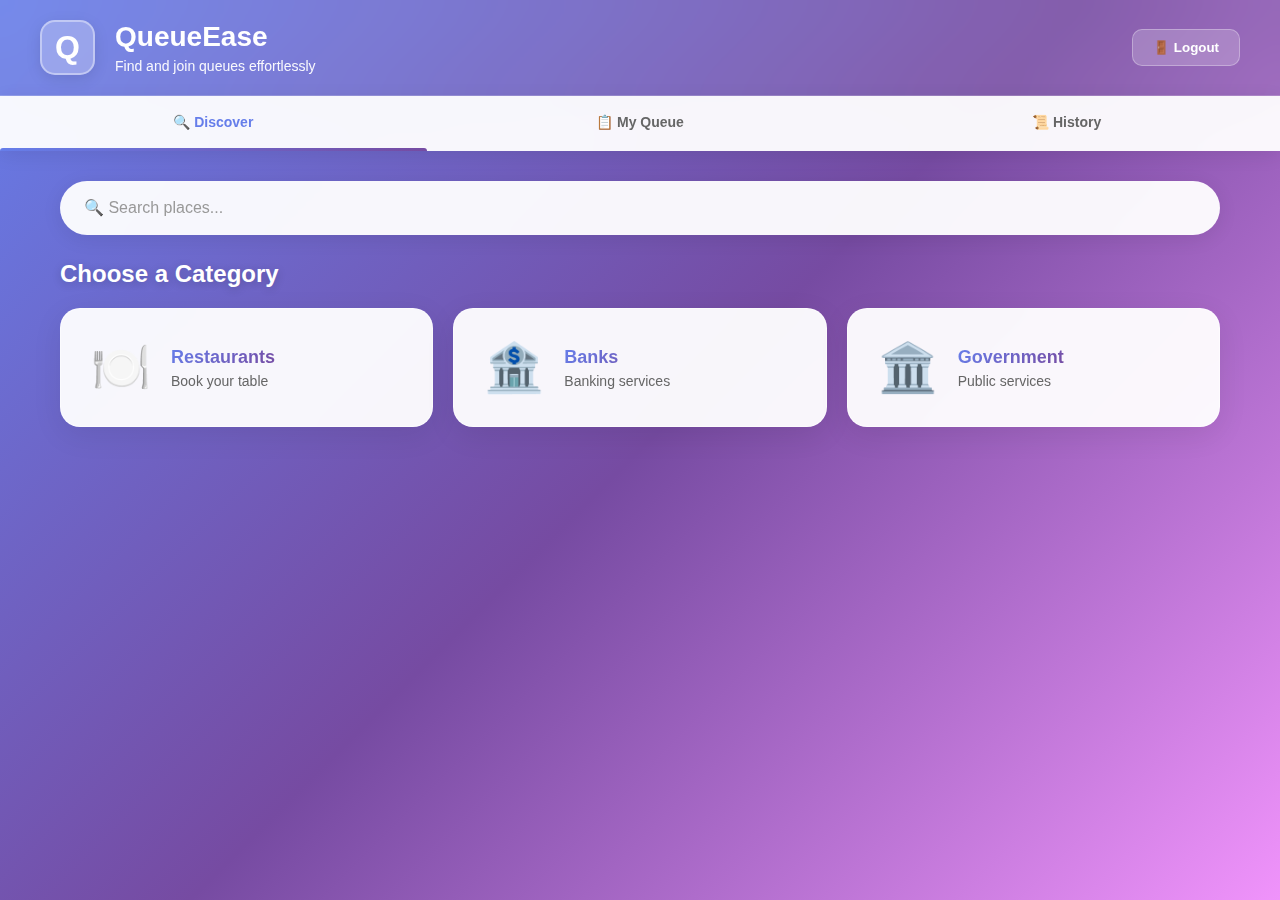
<file: index.html>
<!DOCTYPE html>
<html lang="en">
<head>
    <meta charset="UTF-8">
    <meta name="viewport" content="width=device-width, initial-scale=1.0">
    <title>QueueEase - Customer App Demo</title>
    <style>
        /* ============================================================================
           QueueEase Customer App - Complete Styling
           ============================================================================ */

        /* ============================================================================
           CSS VARIABLES - CONFIGURATION
           ============================================================================ */
        :root {
            /* Brand Colors */
            --primary-gradient: linear-gradient(135deg, #667eea 0%, #764ba2 100%);
            --primary-color: #667eea;
            --secondary-color: #764ba2;
            --accent-color: #f093fb;
            
            /* Background Gradient */
            --bg-gradient: linear-gradient(135deg, #667eea 0%, #764ba2 50%, #f093fb 100%);
            
            /* Status Colors */
            --success-gradient: linear-gradient(135deg, #11998e 0%, #38ef7d 100%);
            --warning-gradient: linear-gradient(135deg, #f093fb 0%, #f5576c 100%);
            --danger-gradient: linear-gradient(135deg, #fa709a 0%, #fee140 100%);
            
            /* Neutral Colors */
            --text-dark: #1a1a2e;
            --text-medium: #666;
            --text-light: #999;
            --white: #ffffff;
            
            /* Glass Effect */
            --glass-bg: rgba(255, 255, 255, 0.95);
            --glass-bg-light: rgba(255, 255, 255, 0.1);
            --glass-border: rgba(255, 255, 255, 0.2);
            
            /* Spacing */
            --spacing-xs: 8px;
            --spacing-sm: 15px;
            --spacing-md: 20px;
            --spacing-lg: 30px;
            --spacing-xl: 40px;
            
            /* Border Radius */
            --radius-sm: 15px;
            --radius-md: 20px;
            --radius-lg: 25px;
            --radius-full: 50px;
            
            /* Shadows */
            --shadow-sm: 0 4px 20px rgba(0, 0, 0, 0.08);
            --shadow-md: 0 8px 30px rgba(0, 0, 0, 0.08);
            --shadow-lg: 0 15px 50px rgba(102, 126, 234, 0.25);
            --shadow-colored: 0 4px 20px rgba(102, 126, 234, 0.4);
            
            /* Typography */
            --font-size-xs: 12px;
            --font-size-sm: 14px;
            --font-size-base: 16px;
            --font-size-lg: 18px;
            --font-size-xl: 24px;
            --font-size-2xl: 28px;
            --font-size-3xl: 32px;
            
            /* Animation Timing */
            --transition-fast: 0.3s;
            --transition-normal: 0.4s;
            --transition-slow: 0.6s;
            --ease-smooth: cubic-bezier(0.4, 0, 0.2, 1);
        }

        /* ============================================================================
           RESET & BASE STYLES
           ============================================================================ */
        * {
            margin: 0;
            padding: 0;
            box-sizing: border-box;
        }

        body {
            font-family: 'Inter', -apple-system, BlinkMacSystemFont, 'Segoe UI', Roboto, sans-serif;
            background: var(--bg-gradient);
            background-attachment: fixed;
            color: var(--text-dark);
            min-height: 100vh;
        }

        html {
            scroll-behavior: smooth;
        }

        /* ============================================================================
           HEADER - GLASSMORPHISM DESIGN
           ============================================================================ */
        .header {
            background: var(--glass-bg-light);
            backdrop-filter: blur(20px);
            -webkit-backdrop-filter: blur(20px);
            border-bottom: 1px solid var(--glass-border);
            color: var(--white);
            padding: var(--spacing-md);
            box-shadow: var(--shadow-md);
        }

        .header-content {
            display: flex;
            align-items: center;
            gap: var(--spacing-md);
            max-width: 1200px;
            margin: 0 auto;
        }

        .header-icon {
            width: 55px;
            height: 55px;
            background: rgba(255, 255, 255, 0.25);
            border: 2px solid rgba(255, 255, 255, 0.4);
            border-radius: var(--radius-sm);
            display: flex;
            align-items: center;
            justify-content: center;
            font-size: 32px;
            font-weight: 800;
            color: var(--white);
            flex-shrink: 0;
            box-shadow: 0 4px 15px rgba(0, 0, 0, 0.1);
        }

        .header-text {
            flex: 1;
        }

        .header h1 {
            font-size: var(--font-size-2xl);
            font-weight: 700;
            margin-bottom: 5px;
            color: white;
        }

        .header p {
            opacity: 0.95;
            font-size: var(--font-size-sm);
            font-weight: 300;
        }

        .btn-logout {
            padding: 10px 20px;
            background: rgba(255, 255, 255, 0.2);
            border: 1px solid rgba(255, 255, 255, 0.3);
            border-radius: 10px;
            color: white;
            cursor: pointer;
            font-weight: 600;
            transition: all 0.3s ease;
        }

        .btn-logout:hover {
            background: rgba(255, 255, 255, 0.3);
            transform: translateY(-2px);
        }

        /* ============================================================================
           NAVIGATION TABS
           ============================================================================ */
        .nav-tabs {
            display: flex;
            background: var(--glass-bg);
            backdrop-filter: blur(10px);
            box-shadow: var(--shadow-sm);
            position: sticky;
            top: 0;
            z-index: 100;
        }

        .nav-tab {
            flex: 1;
            padding: 18px;
            text-align: center;
            cursor: pointer;
            border-bottom: 3px solid transparent;
            transition: all var(--transition-normal) var(--ease-smooth);
            font-weight: 600;
            font-size: var(--font-size-sm);
            color: var(--text-medium);
            position: relative;
        }

        .nav-tab:hover {
            background: rgba(102, 126, 234, 0.05);
            color: var(--primary-color);
        }

        .nav-tab.active {
            color: var(--primary-color);
        }

        .nav-tab.active::after {
            content: '';
            position: absolute;
            bottom: -3px;
            left: 0;
            right: 0;
            height: 3px;
            background: var(--primary-gradient);
            border-radius: 3px 3px 0 0;
            animation: slideIn 0.3s ease;
        }

        @keyframes slideIn {
            from { transform: scaleX(0); }
            to { transform: scaleX(1); }
        }

        /* ============================================================================
           TAB CONTENT
           ============================================================================ */
        .tab-content {
            display: none;
            padding: var(--spacing-lg) var(--spacing-md);
            max-width: 1200px;
            margin: 0 auto;
            animation: fadeInUp 0.5s ease;
        }

        .tab-content.active {
            display: block;
        }

        @keyframes fadeInUp {
            from {
                opacity: 0;
                transform: translateY(20px);
            }
            to {
                opacity: 1;
                transform: translateY(0);
            }
        }

        /* ============================================================================
           SEARCH BAR
           ============================================================================ */
        .search-bar {
            width: 100%;
            padding: 18px 24px;
            border: none;
            border-radius: var(--radius-full);
            font-size: var(--font-size-base);
            margin-bottom: 25px;
            background: var(--glass-bg);
            backdrop-filter: blur(10px);
            box-shadow: var(--shadow-sm);
            transition: all var(--transition-fast) ease;
        }

        .search-bar:focus {
            outline: none;
            box-shadow: 0 8px 30px rgba(102, 126, 234, 0.3);
            transform: translateY(-2px);
        }

        .search-bar::placeholder {
            color: var(--text-light);
        }

        /* ============================================================================
           SECTION TITLES
           ============================================================================ */
        .section-title {
            font-size: var(--font-size-xl);
            font-weight: 700;
            color: var(--white);
            margin-bottom: var(--spacing-md);
            text-shadow: 0 2px 10px rgba(0, 0, 0, 0.2);
        }

        /* ============================================================================
           CATEGORIES GRID
           ============================================================================ */
        .categories-grid {
            display: grid;
            grid-template-columns: repeat(auto-fit, minmax(280px, 1fr));
            gap: var(--spacing-md);
            margin-bottom: var(--spacing-lg);
        }

        .category-card {
            background: var(--glass-bg);
            backdrop-filter: blur(10px);
            padding: var(--spacing-lg);
            border-radius: var(--radius-md);
            cursor: pointer;
            transition: all var(--transition-normal) var(--ease-smooth);
            border: 1px solid rgba(255, 255, 255, 0.5);
            display: flex;
            align-items: center;
            gap: var(--spacing-md);
            box-shadow: var(--shadow-md);
        }

        .category-card:hover {
            transform: translateY(-8px);
            box-shadow: var(--shadow-lg);
        }

        .category-icon {
            font-size: 48px;
            flex-shrink: 0;
        }

        .category-name {
            font-size: var(--font-size-lg);
            font-weight: 700;
            margin-bottom: 5px;
            background: var(--primary-gradient);
            -webkit-background-clip: text;
            -webkit-text-fill-color: transparent;
            background-clip: text;
        }

        .category-description {
            color: var(--text-medium);
            font-size: var(--font-size-sm);
        }

        /* ============================================================================
           RESTAURANT/PLACE CARDS
           ============================================================================ */
        .restaurant-card {
            background: var(--glass-bg);
            backdrop-filter: blur(10px);
            border-radius: var(--radius-md);
            padding: 25px;
            margin-bottom: var(--spacing-md);
            box-shadow: var(--shadow-md);
            transition: all var(--transition-normal) var(--ease-smooth);
            border: 1px solid rgba(255, 255, 255, 0.5);
        }

        .restaurant-card:hover {
            transform: translateY(-8px);
            box-shadow: var(--shadow-lg);
        }

        .restaurant-header {
            display: flex;
            justify-content: space-between;
            align-items: start;
            margin-bottom: 18px;
        }

        .restaurant-name {
            font-size: var(--font-size-xl);
            font-weight: 700;
            margin-bottom: var(--spacing-xs);
            background: var(--primary-gradient);
            -webkit-background-clip: text;
            -webkit-text-fill-color: transparent;
            background-clip: text;
        }

        .restaurant-info {
            color: var(--text-medium);
            font-size: var(--font-size-sm);
            font-weight: 500;
        }

        .restaurant-stats {
            display: flex;
            gap: var(--spacing-sm);
            margin-top: 18px;
            align-items: center;
            flex-wrap: wrap;
        }

        .stat {
            font-size: var(--font-size-sm);
            color: var(--text-medium);
            padding: var(--spacing-xs) var(--spacing-sm);
            background: rgba(102, 126, 234, 0.08);
            border-radius: var(--radius-md);
            font-weight: 500;
        }

        /* ============================================================================
           WAIT TIME BADGES
           ============================================================================ */
        .wait-time {
            padding: var(--spacing-xs) var(--spacing-sm);
            border-radius: var(--radius-md);
            font-weight: 600;
            font-size: var(--font-size-sm);
            color: white;
        }

        .wait-time.short {
            background: var(--success-gradient);
        }

        .wait-time.medium {
            background: var(--warning-gradient);
        }

        .wait-time.long {
            background: var(--danger-gradient);
        }

        /* ============================================================================
           BUTTONS
           ============================================================================ */
        .btn-primary {
            width: 100%;
            padding: 15px;
            background: var(--primary-gradient);
            color: white;
            border: none;
            border-radius: var(--radius-md);
            font-size: var(--font-size-base);
            font-weight: 600;
            cursor: pointer;
            transition: all 0.3s ease;
            box-shadow: var(--shadow-colored);
            margin-top: 15px;
        }

        .btn-primary:hover {
            transform: translateY(-2px);
            box-shadow: 0 6px 25px rgba(102, 126, 234, 0.5);
        }

        .btn-primary:active {
            transform: translateY(0);
        }

        .btn-danger {
            width: 100%;
            padding: 15px;
            background: var(--danger-gradient);
            color: white;
            border: none;
            border-radius: var(--radius-md);
            font-size: var(--font-size-base);
            font-weight: 600;
            cursor: pointer;
            transition: all 0.3s ease;
            margin-top: 15px;
        }

        .btn-danger:hover {
            transform: translateY(-2px);
            box-shadow: 0 6px 25px rgba(250, 112, 154, 0.5);
        }

        .btn-back {
            padding: 10px 20px;
            background: rgba(255, 255, 255, 0.9);
            border: none;
            border-radius: var(--radius-md);
            cursor: pointer;
            font-weight: 600;
            margin-bottom: 20px;
            transition: all 0.3s ease;
            color: var(--text-dark);
        }

        .btn-back:hover {
            background: white;
            transform: translateX(-5px);
        }

        /* ============================================================================
           QUEUE STATUS CARD
           ============================================================================ */
        .queue-status-card {
            background: var(--glass-bg);
            backdrop-filter: blur(10px);
            border-radius: var(--radius-lg);
            padding: var(--spacing-xl);
            box-shadow: var(--shadow-lg);
            text-align: center;
            border: 1px solid rgba(255, 255, 255, 0.5);
        }

        .position-display {
            margin: 30px 0;
        }

        .position-circle {
            width: 250px;
            height: 250px;
            border-radius: 50%;
            background: var(--primary-gradient);
            display: flex;
            flex-direction: column;
            align-items: center;
            justify-content: center;
            margin: 0 auto 20px;
            box-shadow: 0 10px 40px rgba(102, 126, 234, 0.4);
            animation: pulse 2s ease-in-out infinite;
        }

        @keyframes pulse {
            0%, 100% {
                transform: scale(1);
            }
            50% {
                transform: scale(1.05);
            }
        }

        .position-number {
            font-size: 80px;
            font-weight: 800;
            color: white;
        }

        .position-label {
            font-size: var(--font-size-sm);
            color: rgba(255, 255, 255, 0.9);
            font-weight: 600;
        }

        .queue-info {
            display: grid;
            grid-template-columns: repeat(auto-fit, minmax(200px, 1fr));
            gap: var(--spacing-md);
            margin: 25px 0;
        }

        .info-item {
            background: rgba(102, 126, 234, 0.08);
            padding: 20px;
            border-radius: var(--radius-md);
        }

        .info-label {
            font-size: var(--font-size-sm);
            color: var(--text-medium);
            margin-bottom: 8px;
            font-weight: 500;
        }

        .info-value {
            font-size: var(--font-size-lg);
            font-weight: 700;
            color: var(--text-dark);
        }

        /* ============================================================================
           EMPTY STATES
           ============================================================================ */
        .empty-state {
            text-align: center;
            padding: 80px var(--spacing-md);
            color: var(--white);
        }

        .empty-state-icon {
            font-size: 100px;
            opacity: 0.7;
            margin-bottom: 25px;
            animation: bounce 2s ease-in-out infinite;
        }

        @keyframes bounce {
            0%, 100% {
                transform: translateY(0);
            }
            50% {
                transform: translateY(-20px);
            }
        }

        .empty-state h2 {
            font-size: var(--font-size-2xl);
            font-weight: 700;
            margin-bottom: 10px;
        }

        .empty-state p {
            opacity: 0.9;
            font-size: var(--font-size-base);
        }

        /* ============================================================================
           HISTORY ITEMS
           ============================================================================ */
        .history-item {
            background: var(--glass-bg);
            backdrop-filter: blur(10px);
            padding: 25px;
            border-radius: var(--radius-md);
            margin-bottom: var(--spacing-sm);
            display: flex;
            justify-content: space-between;
            align-items: center;
            box-shadow: var(--shadow-sm);
            transition: all var(--transition-fast) ease;
            border: 1px solid rgba(255, 255, 255, 0.5);
        }

        .history-item:hover {
            transform: translateX(10px);
            box-shadow: 0 8px 30px rgba(102, 126, 234, 0.2);
        }

        /* ============================================================================
           BADGES
           ============================================================================ */
        .badge {
            padding: var(--spacing-xs) 16px;
            border-radius: var(--radius-md);
            font-size: var(--font-size-xs);
            font-weight: 600;
        }

        .badge-left {
            background: var(--danger-gradient);
            color: var(--white);
        }

        .badge-completed {
            background: var(--success-gradient);
            color: var(--white);
        }

        .badge-seated {
            background: var(--success-gradient);
            color: var(--white);
        }

        /* ============================================================================
           RESPONSIVE DESIGN
           ============================================================================ */
        @media (max-width: 768px) {
            .header-icon {
                width: 45px;
                height: 45px;
                font-size: 26px;
            }
            
            .header h1 {
                font-size: 22px;
            }
            
            .header p {
                font-size: var(--font-size-xs);
            }
            
            .restaurant-card {
                padding: var(--spacing-md);
            }
            
            .restaurant-name {
                font-size: var(--font-size-lg);
            }
            
            .position-circle {
                width: 220px;
                height: 220px;
            }
            
            .position-number {
                font-size: 70px;
            }
            
            .categories-grid {
                grid-template-columns: 1fr;
            }

            .btn-logout {
                padding: 8px 12px;
                font-size: var(--font-size-xs);
            }

            .restaurant-stats {
                flex-direction: column;
                align-items: flex-start;
            }
        }

        @media (min-width: 769px) and (max-width: 1024px) {
            .categories-grid {
                grid-template-columns: repeat(2, 1fr);
            }
        }
    </style>
</head>
<body>

    <!-- ============================================================================ -->
    <!-- HEADER SECTION -->
    <!-- ============================================================================ -->
    
    <div class="header">
        <div class="header-content">
            <div class="header-icon">Q</div>
            <div class="header-text">
                <h1>QueueEase</h1>
                <p>Find and join queues effortlessly</p>
            </div>
            <button class="btn-logout" onclick="alert('Demo Mode - Logout disabled')">
                🚪 Logout
            </button>
        </div>
    </div>
    
    
    <!-- ============================================================================ -->
    <!-- NAVIGATION TABS -->
    <!-- ============================================================================ -->
    
    <div class="nav-tabs">
        <div class="nav-tab active" onclick="switchTab('discover')">
            🔍 Discover
        </div>
        <div class="nav-tab" onclick="switchTab('queue')">
            📋 My Queue
        </div>
        <div class="nav-tab" onclick="switchTab('history')">
            📜 History
        </div>
    </div>
    
    
    <!-- ============================================================================ -->
    <!-- TAB: DISCOVER -->
    <!-- ============================================================================ -->
    
    <div id="discover" class="tab-content active">
        
        <!-- Search Bar -->
        <input type="text" class="search-bar" id="searchInput" placeholder="🔍 Search places..." onkeyup="filterRestaurants()">
        
        <!-- Categories Section -->
        <div id="categoriesSection">
            <h2 class="section-title">Choose a Category</h2>
            <div class="categories-grid" id="categoriesGrid">
                <!-- Categories loaded by JavaScript -->
            </div>
        </div>
        
        <!-- Places Section (hidden initially) -->
        <div id="placesSection" style="display: none;">
            <button class="btn-back" onclick="showCategories()">← Back to Categories</button>
            <h2 class="section-title" id="categoryTitle"></h2>
            <div id="restaurantsList">
                <!-- Places loaded by JavaScript -->
            </div>
        </div>
        
    </div>
    
    
    <!-- ============================================================================ -->
    <!-- TAB: MY QUEUE -->
    <!-- ============================================================================ -->
    
    <div id="queue" class="tab-content">
        <div id="queueContent">
            <!-- Queue status loaded by JavaScript -->
        </div>
    </div>
    
    
    <!-- ============================================================================ -->
    <!-- TAB: HISTORY -->
    <!-- ============================================================================ -->
    
    <div id="history" class="tab-content">
        <h2 style="margin-bottom: 20px; color: white;">Queue History</h2>
        <div id="historyList">
            <!-- History items loaded by JavaScript -->
        </div>
    </div>
    
    
    <!-- ============================================================================ -->
    <!-- JAVASCRIPT -->
    <!-- ============================================================================ -->
    
    <script>
        
        // ========================================================================
        // MOCK DATA
        // ========================================================================
        
        const mockCategories = [
            {
                id: 'restaurants',
                name: 'Restaurants',
                icon: '🍽️',
                description: 'Book your table'
            },
            {
                id: 'banks',
                name: 'Banks',
                icon: '🏦',
                description: 'Banking services'
            },
            {
                id: 'government',
                name: 'Government',
                icon: '🏛️',
                description: 'Public services'
            }
        ];
        
        const mockRestaurants = [
            {
                id: '1',
                name: 'Bella Italia',
                cuisine: 'Italian',
                queue_size: 8,
                wait_time: 25,
                rating: 4.5,
                distance: '0.5 km'
            },
            {
                id: '2',
                name: 'Sushi Palace',
                cuisine: 'Japanese',
                queue_size: 12,
                wait_time: 40,
                rating: 4.7,
                distance: '1.2 km'
            },
            {
                id: '3',
                name: 'The Burger Joint',
                cuisine: 'American',
                queue_size: 5,
                wait_time: 15,
                rating: 4.3,
                distance: '0.8 km'
            },
            {
                id: '4',
                name: 'Spice Garden',
                cuisine: 'Indian',
                queue_size: 15,
                wait_time: 50,
                rating: 4.6,
                distance: '2.1 km'
            },
            {
                id: '5',
                name: 'Taco Fiesta',
                cuisine: 'Mexican',
                queue_size: 3,
                wait_time: 10,
                rating: 4.4,
                distance: '0.3 km'
            },
            {
                id: '6',
                name: 'Dragon Wok',
                cuisine: 'Chinese',
                queue_size: 9,
                wait_time: 30,
                rating: 4.5,
                distance: '1.5 km'
            }
        ];
        
        const mockBanks = [
            {
                id: 'b1',
                name: 'National Bank',
                type: 'Commercial Bank',
                queue_size: 15,
                wait_time: 35,
                rating: 4.2,
                distance: '0.7 km'
            },
            {
                id: 'b2',
                name: 'City Credit Union',
                type: 'Credit Union',
                queue_size: 8,
                wait_time: 20,
                rating: 4.5,
                distance: '1.1 km'
            },
            {
                id: 'b3',
                name: 'Federal Savings',
                type: 'Savings Bank',
                queue_size: 12,
                wait_time: 28,
                rating: 4.3,
                distance: '0.4 km'
            }
        ];
        
        const mockGovernment = [
            {
                id: 'g1',
                name: 'DMV Office',
                type: 'Motor Vehicles',
                queue_size: 25,
                wait_time: 60,
                rating: 3.8,
                distance: '2.5 km'
            },
            {
                id: 'g2',
                name: 'Post Office',
                type: 'Postal Services',
                queue_size: 10,
                wait_time: 25,
                rating: 4.1,
                distance: '0.9 km'
            },
            {
                id: 'g3',
                name: 'City Hall',
                type: 'Municipal Services',
                queue_size: 18,
                wait_time: 45,
                rating: 3.9,
                distance: '1.3 km'
            }
        ];
        
        // Mock current queue - User is currently in queue at Sushi Palace
        const mockCurrentQueue = {
            place_name: 'Sushi Palace',
            place_id: '2',
            category: 'restaurants',
            position: 3,
            total_in_queue: 12,
            joined_at: new Date(Date.now() - 15 * 60000).toISOString(), // 15 minutes ago
            estimated_wait: 25
        };
        
        // Mock history - Past queue visits
        const mockHistory = [
            {
                place_name: 'Bella Italia',
                joined_at: new Date(Date.now() - 2 * 24 * 60 * 60000).toISOString(), // 2 days ago
                position: 5,
                total_in_queue: 10,
                status: 'Seated'
            },
            {
                place_name: 'The Burger Joint',
                joined_at: new Date(Date.now() - 5 * 24 * 60 * 60000).toISOString(), // 5 days ago
                position: 2,
                total_in_queue: 7,
                status: 'Seated'
            },
            {
                place_name: 'Dragon Wok',
                joined_at: new Date(Date.now() - 7 * 24 * 60 * 60000).toISOString(), // 1 week ago
                position: 8,
                total_in_queue: 15,
                status: 'Left'
            },
            {
                place_name: 'National Bank',
                joined_at: new Date(Date.now() - 10 * 24 * 60 * 60000).toISOString(), // 10 days ago
                position: 4,
                total_in_queue: 12,
                status: 'Seated'
            }
        ];
        
        
        // ========================================================================
        // STATE MANAGEMENT
        // ========================================================================
        
        let currentTab = 'discover';
        let currentCategory = null;
        let currentQueue = mockCurrentQueue;
        let allPlaces = [];
        
        
        // ========================================================================
        // UTILITY FUNCTIONS
        // ========================================================================
        
        function getWaitClass(minutes) {
            if (minutes < 20) return 'short';
            if (minutes < 40) return 'medium';
            return 'long';
        }
        
        function formatTime(isoString) {
            return new Date(isoString).toLocaleTimeString('en-US', {
                hour: '2-digit',
                minute: '2-digit'
            });
        }
        
        function formatDateTime(isoString) {
            return new Date(isoString).toLocaleString();
        }
        
        
        // ========================================================================
        // TAB NAVIGATION
        // ========================================================================
        
        function switchTab(tab) {
            currentTab = tab;
            
            document.querySelectorAll('.nav-tab').forEach(t => t.classList.remove('active'));
            document.querySelectorAll('.tab-content').forEach(t => t.classList.remove('active'));
            
            event.target.classList.add('active');
            document.getElementById(tab).classList.add('active');
            
            if (tab === 'queue') {
                loadCurrentQueue();
            } else if (tab === 'history') {
                loadHistory();
            }
        }
        
        
        // ========================================================================
        // CATEGORIES MANAGEMENT
        // ========================================================================
        
        function loadCategories() {
            const grid = document.getElementById('categoriesGrid');
            grid.innerHTML = mockCategories.map(cat => `
                <div class="category-card" onclick="selectCategory('${cat.id}')">
                    <div class="category-icon">${cat.icon}</div>
                    <div>
                        <div class="category-name">${cat.name}</div>
                        <div class="category-description">${cat.description}</div>
                    </div>
                </div>
            `).join('');
        }
        
        function selectCategory(categoryId) {
            currentCategory = categoryId;
            
            document.getElementById('categoriesSection').style.display = 'none';
            document.getElementById('placesSection').style.display = 'block';
            
            let places = [];
            let categoryName = '';
            
            if (categoryId === 'restaurants') {
                places = mockRestaurants;
                categoryName = 'Restaurants';
            } else if (categoryId === 'banks') {
                places = mockBanks;
                categoryName = 'Banks';
            } else if (categoryId === 'government') {
                places = mockGovernment;
                categoryName = 'Government Services';
            }
            
            allPlaces = places;
            document.getElementById('categoryTitle').textContent = categoryName;
            displayPlaces(places);
        }
        
        function displayPlaces(places) {
            const list = document.getElementById('restaurantsList');
            list.innerHTML = places.map(place => `
                <div class="restaurant-card">
                    <div class="restaurant-header">
                        <div>
                            <div class="restaurant-name">${place.name}</div>
                            <div class="restaurant-info">${place.cuisine || place.type}</div>
                        </div>
                        <div class="wait-time ${getWaitClass(place.wait_time)}">
                            ${place.wait_time} min
                        </div>
                    </div>
                    
                    <div class="restaurant-stats">
                        <span class="stat">👥 ${place.queue_size} in queue</span>
                        <span class="stat">⭐ ${place.rating}</span>
                        <span class="stat">📍 ${place.distance}</span>
                    </div>
                    
                    <button class="btn-primary" onclick="joinQueue('${place.id}', '${place.name}')">
                        Join Queue
                    </button>
                </div>
            `).join('');
        }
        
        function showCategories() {
            document.getElementById('placesSection').style.display = 'none';
            document.getElementById('categoriesSection').style.display = 'block';
            currentCategory = null;
            document.getElementById('searchInput').value = '';
        }
        
        function filterRestaurants() {
            const searchTerm = document.getElementById('searchInput').value.toLowerCase();
            
            if (!searchTerm) {
                if (currentCategory) {
                    displayPlaces(allPlaces);
                }
                return;
            }
            
            if (currentCategory && allPlaces.length > 0) {
                const filtered = allPlaces.filter(place => 
                    place.name.toLowerCase().includes(searchTerm) ||
                    (place.cuisine && place.cuisine.toLowerCase().includes(searchTerm)) ||
                    (place.type && place.type.toLowerCase().includes(searchTerm))
                );
                displayPlaces(filtered);
            }
        }
        
        
        // ========================================================================
        // QUEUE MANAGEMENT
        // ========================================================================
        
        function joinQueue(placeId, placeName) {
            alert(`Demo Mode: Would join queue at ${placeName}!\n\nIn the real app, you would be added to the queue.`);
        }
        
        function loadCurrentQueue() {
            const content = document.getElementById('queueContent');
            
            if (currentQueue) {
                content.innerHTML = `
                    <div class="queue-status-card">
                        <h2 style="margin-bottom: 20px;">${currentQueue.place_name}</h2>
                        
                        <div class="position-display">
                            <div class="position-circle">
                                <div class="position-number">${currentQueue.position}</div>
                                <div class="position-label">YOUR POSITION</div>
                            </div>
                        </div>
                        
                        <div class="queue-info">
                            <div class="info-item">
                                <div class="info-label">People Ahead</div>
                                <div class="info-value">${currentQueue.position - 1}</div>
                            </div>
                            <div class="info-item">
                                <div class="info-label">Total in Queue</div>
                                <div class="info-value">${currentQueue.total_in_queue}</div>
                            </div>
                            <div class="info-item">
                                <div class="info-label">Est. Wait Time</div>
                                <div class="info-value">${currentQueue.estimated_wait} min</div>
                            </div>
                            <div class="info-item">
                                <div class="info-label">Joined At</div>
                                <div class="info-value">${formatTime(currentQueue.joined_at)}</div>
                            </div>
                        </div>
                        
                        <button class="btn-danger" onclick="leaveQueue()">
                            ❌ Leave Queue
                        </button>
                    </div>
                `;
            } else {
                content.innerHTML = `
                    <div class="empty-state">
                        <div class="empty-state-icon">📋</div>
                        <h2>No Active Queue</h2>
                        <p>You're not in any queue. Browse places to join one!</p>
                    </div>
                `;
            }
        }
        
        function leaveQueue() {
            if (confirm('Are you sure you want to leave the queue?')) {
                alert('Demo Mode: Queue left!\n\nIn the real app, you would be removed from the queue.');
                currentQueue = null;
                loadCurrentQueue();
            }
        }
        
        
        // ========================================================================
        // HISTORY MANAGEMENT
        // ========================================================================
        
        function loadHistory() {
            const list = document.getElementById('historyList');
            
            if (mockHistory.length === 0) {
                list.innerHTML = `
                    <div class="empty-state">
                        <div class="empty-state-icon">📜</div>
                        <h2>No History Yet</h2>
                        <p>Your queue history will appear here!</p>
                    </div>
                `;
            } else {
                list.innerHTML = mockHistory.map(h => `
                    <div class="history-item">
                        <div>
                            <div style="font-weight: bold; font-size: 18px; margin-bottom: 5px;">
                                ${h.place_name}
                            </div>
                            <div style="color: #666; font-size: 14px;">
                                Joined: ${formatDateTime(h.joined_at)}
                            </div>
                            <div style="color: #666; font-size: 14px;">
                                Position: ${h.position}/${h.total_in_queue}
                            </div>
                        </div>
                        <div class="badge ${h.status === 'Seated' ? 'badge-seated' : 'badge-left'}">
                            ${h.status}
                        </div>
                    </div>
                `).join('');
            }
        }
        
        
        // ========================================================================
        // INITIALIZATION
        // ========================================================================
        
        document.addEventListener('DOMContentLoaded', function() {
            loadCategories();
            loadCurrentQueue();
            loadHistory();
        });
        
    </script>
    
</body>
</html>
</file>
